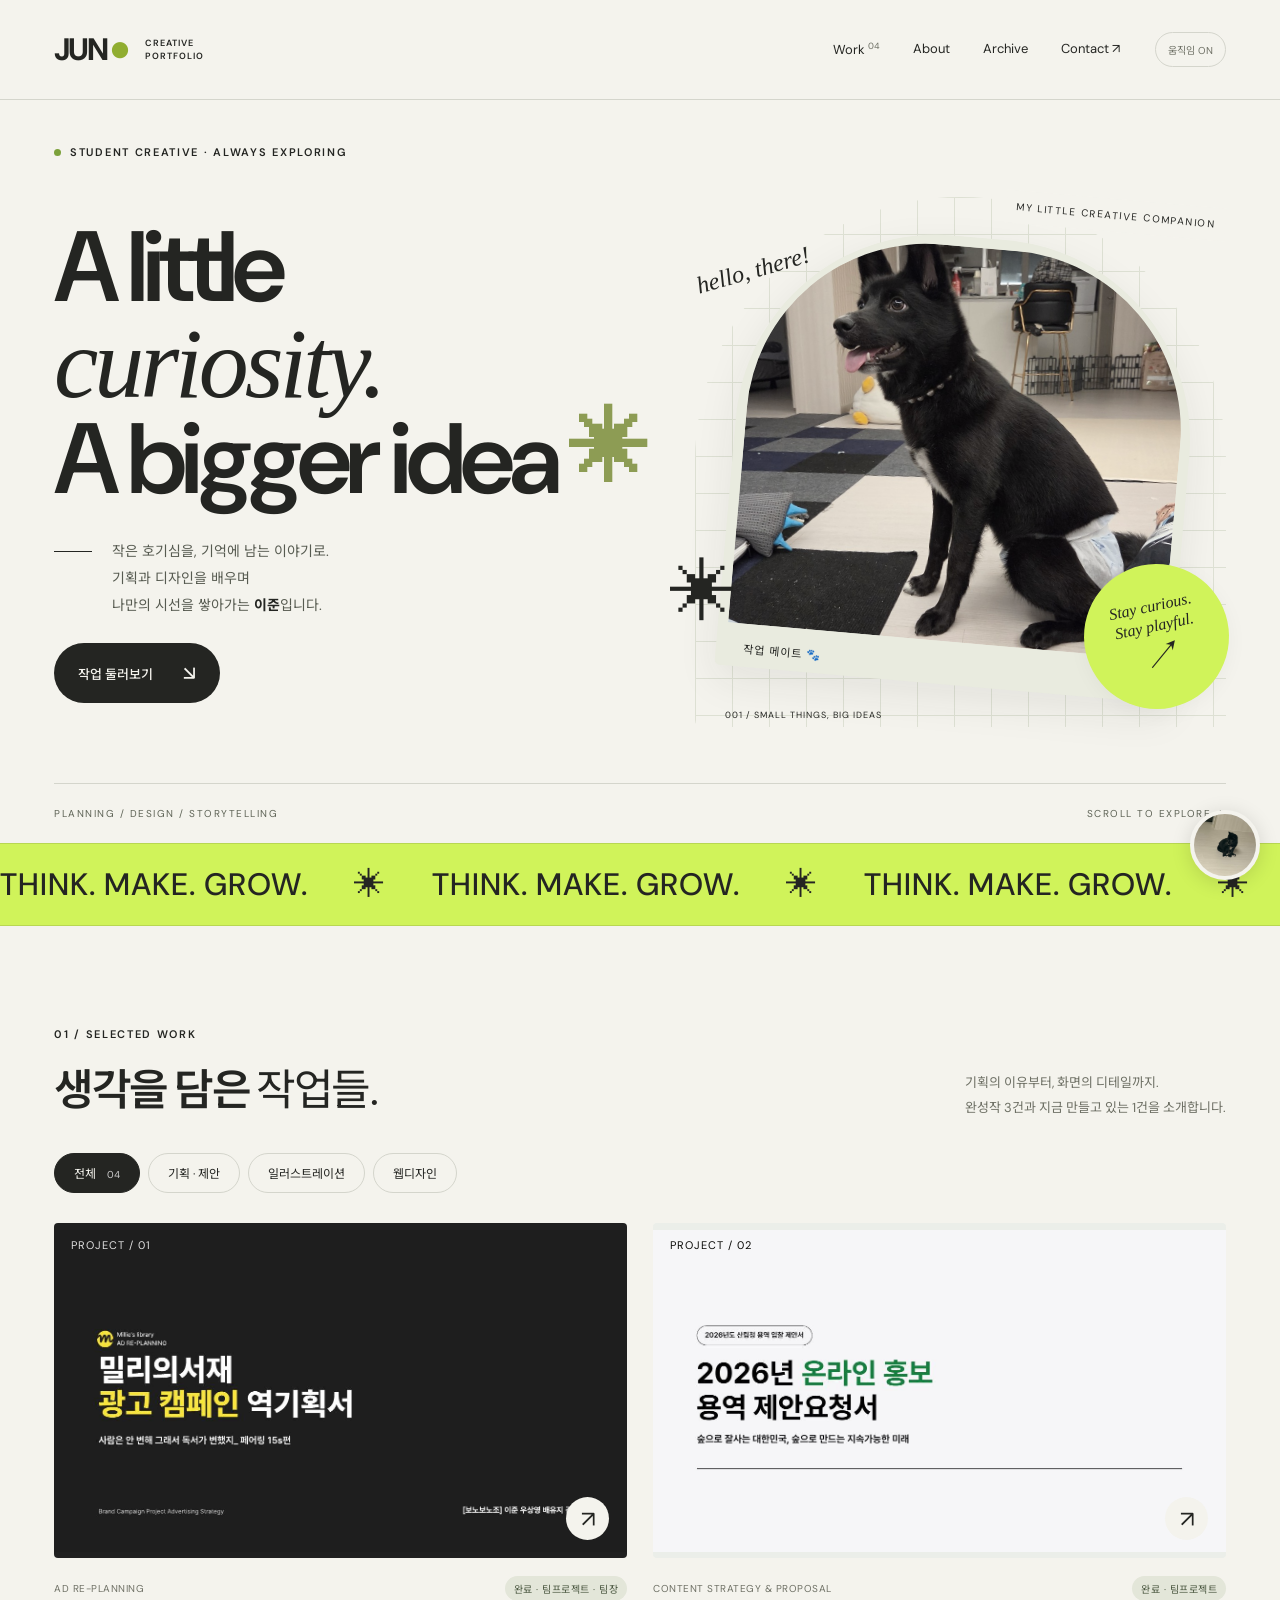
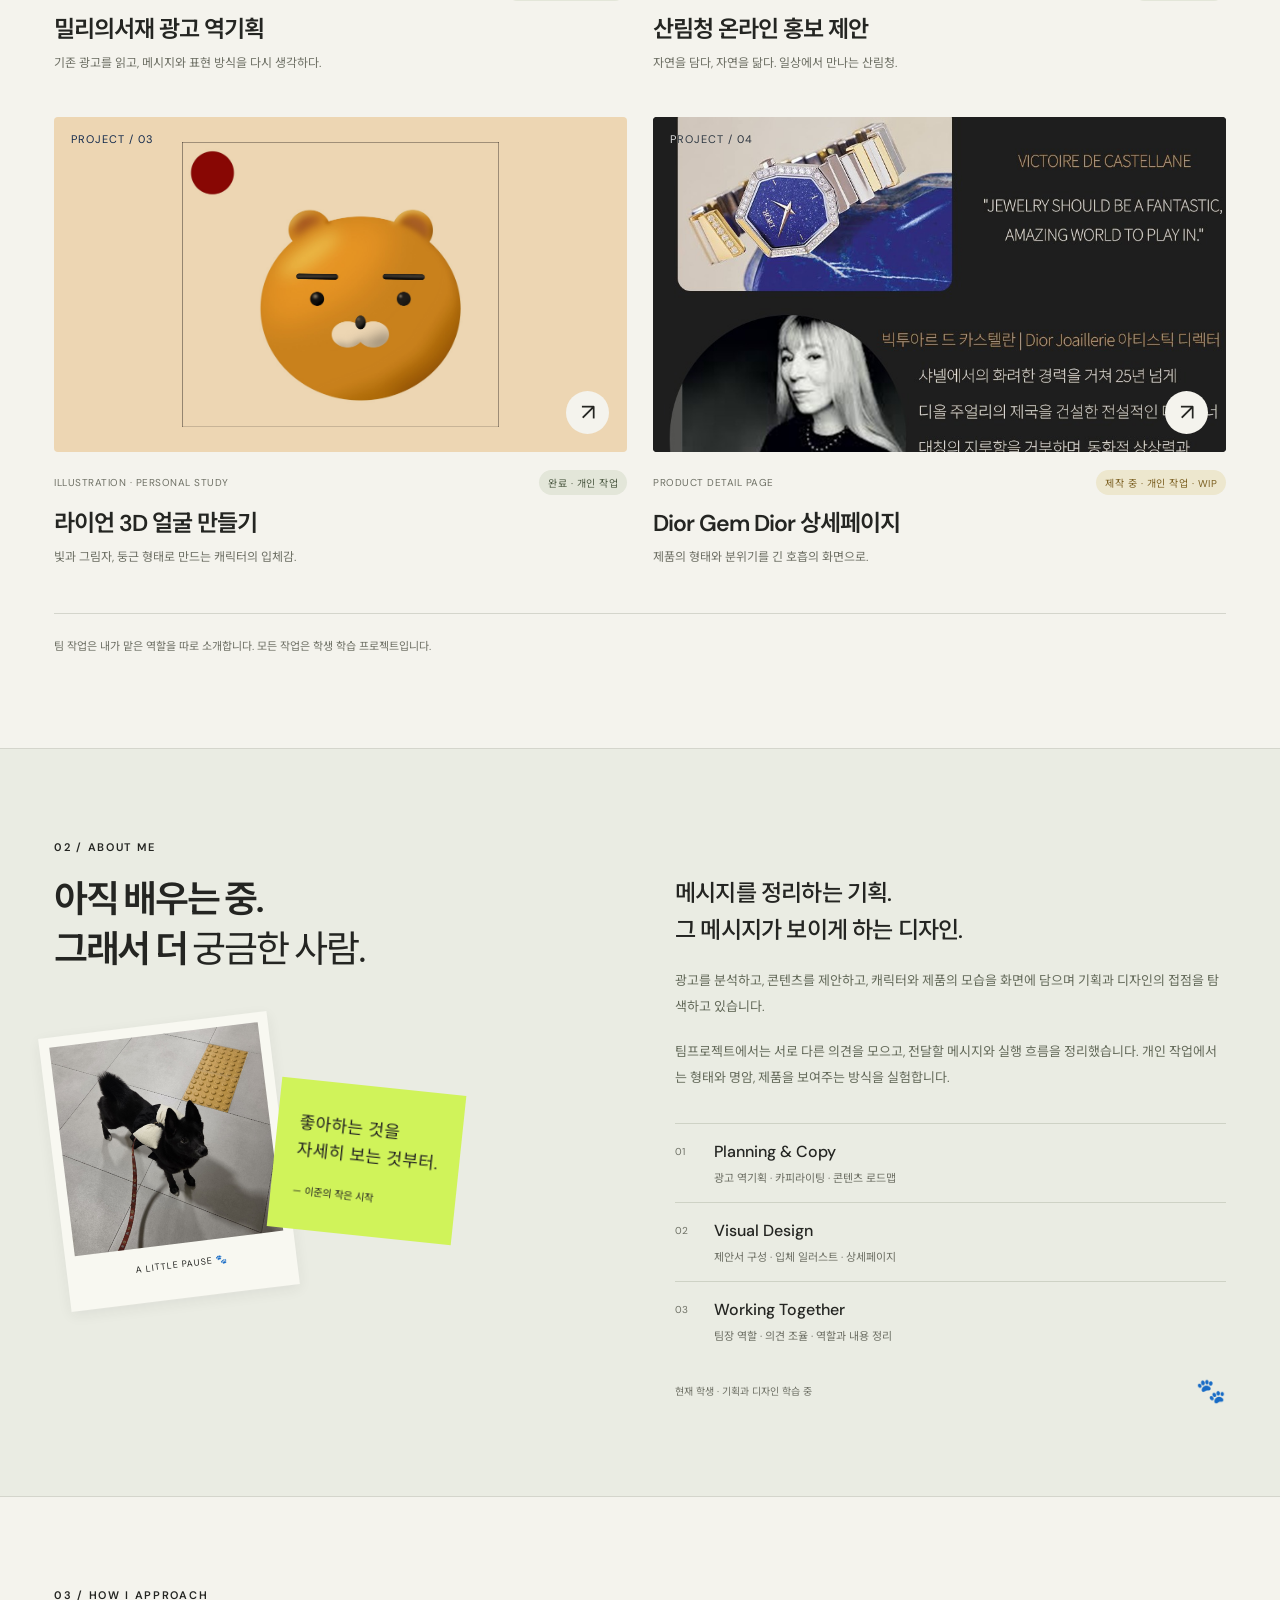
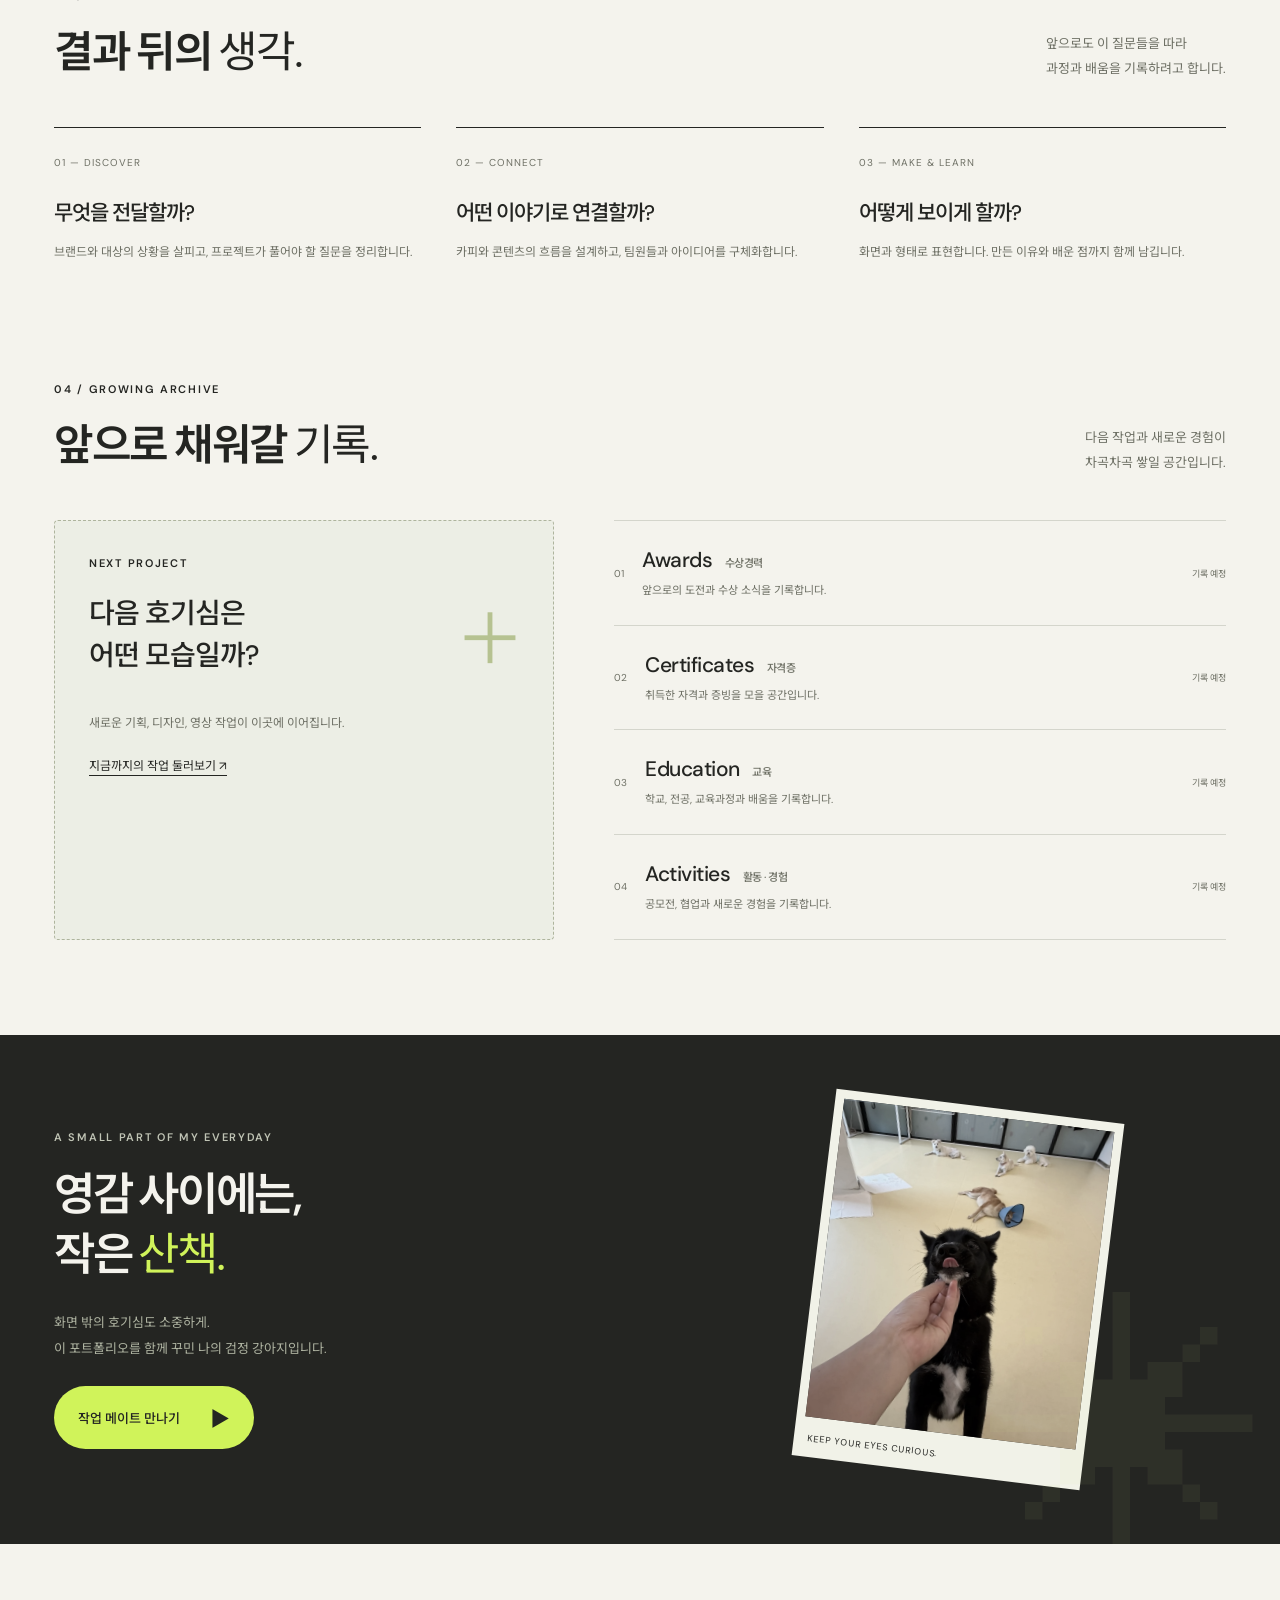
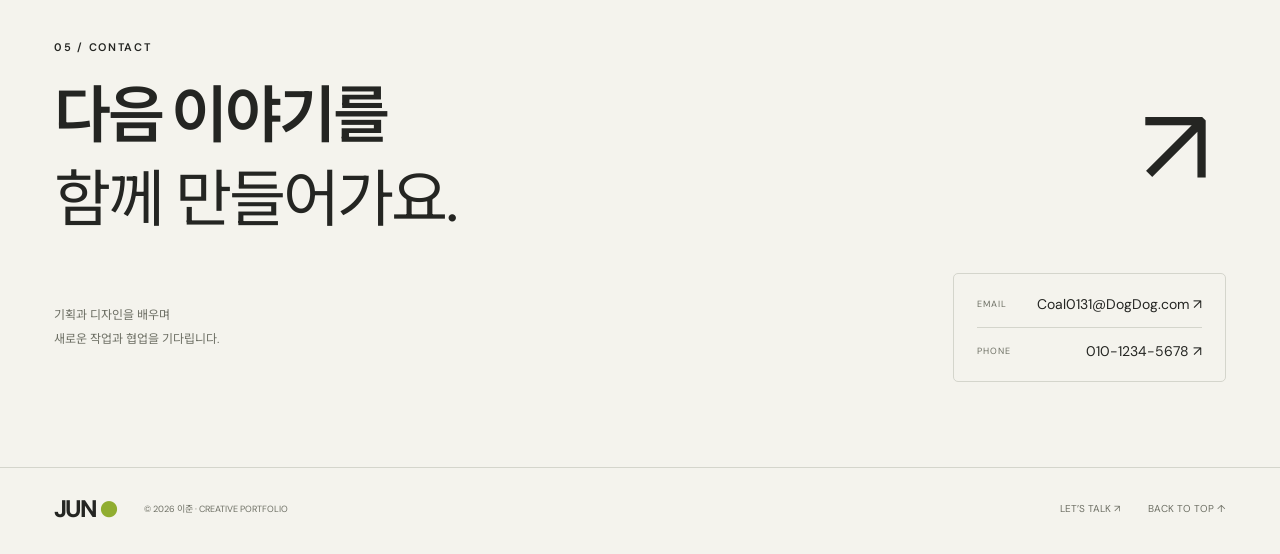
<file: index.html>
<!doctype html>
<html lang="ko">
  <head>
    <meta charset="utf-8" />
    <meta name="viewport" content="width=device-width, initial-scale=1" />
    <meta name="theme-color" content="#f4f3ed" />
    <meta
      name="description"
      content="작은 호기심을 기억에 남는 이야기로. 학생 이준의 광고 역기획, 콘텐츠 제안, 일러스트레이션과 웹디자인 포트폴리오."
    />
    <title>이준 | Creative Portfolio</title>
    <link rel="icon" href="assets/dog-small.jpg" />
    <link rel="stylesheet" href="css/style.css" />

    <script defer src="js/app.js"></script>
  </head>
  <body>
    <a class="skip" href="#work">작업물로 건너뛰기</a>
    <header class="header">
      <a class="logo" href="#home" aria-label="이준 포트폴리오 홈"
        >JUN<span class="logo-dot">●</span><small>CREATIVE PORTFOLIO</small></a
      >
      <nav aria-label="주요 메뉴">
        <a href="#work">Work <sup>04</sup></a
        ><a href="#about">About</a><a href="#archive">Archive</a
        ><a href="#contact">Contact ↗</a>
      </nav>
      <button
        class="motion"
        id="motion"
        aria-pressed="false"
        aria-label="배경 움직임 끄기"
      >
        움직임 ON
      </button>
    </header>
    <main>
      <section id="home" class="hero wrap">
        <div class="eyebrow">
          <span class="status-dot"></span> STUDENT CREATIVE · ALWAYS EXPLORING
        </div>
        <div class="hero-main">
          <div class="hero-copy">
            <h1>
              A little<br /><em>curiosity.</em><br />A bigger
              <span class="idea">idea<span class="star">✳</span></span>
            </h1>
            <div class="intro">
              <span class="intro-line"></span>
              <p>
                작은 호기심을, 기억에 남는 이야기로.<br />기획과 디자인을
                배우며<br />나만의 시선을 쌓아가는 <b>이준</b>입니다.
              </p>
            </div>
            <a class="pill dark" href="#work">작업 둘러보기 <span>↘</span></a>
          </div>
          <div class="hero-art">
            <div class="orbit-word">MY LITTLE CREATIVE COMPANION</div>
            <div class="photo-frame">
              <img
                src="assets/dog-hero.jpg"
                alt="뾰족한 귀와 하얀 가슴 무늬를 가진 이준의 검정 강아지"
                fetchpriority="high"
              /><span class="photo-label">작업 메이트 🐾</span>
            </div>
            <div class="sticker">
              <span>Stay curious.<br />Stay playful.</span><b>↗</b>
            </div>
            <span class="scribble">hello, there!</span>
            <div class="art-number">001 / SMALL THINGS, BIG IDEAS</div>
            <span class="hero-spark" aria-hidden="true">✳</span>
          </div>
        </div>
        <div class="hero-bottom">
          <span>PLANNING / DESIGN / STORYTELLING</span
          ><span>SCROLL TO EXPLORE ↓</span>
        </div>
      </section>
      <div class="ticker" aria-hidden="true">
        <div>
          THINK. MAKE. GROW. <span>✳</span> THINK. MAKE. GROW.
          <span>✳</span> THINK. MAKE. GROW. <span>✳</span> THINK. MAKE. GROW.
          <span>✳</span>
        </div>
      </div>
      <section class="work-section wrap" id="work">
        <div class="section-top">
          <div>
            <div class="eyebrow">01 / SELECTED WORK</div>
            <h2>생각을 담은 <em>작업들.</em></h2>
          </div>
          <p>
            기획의 이유부터, 화면의 디테일까지.<br />완성작 3건과 지금 만들고
            있는 1건을 소개합니다.
          </p>
        </div>
        <div class="filters" role="group" aria-label="작업 분야 필터">
          <button data-filter="all" class="active" aria-pressed="true">
            전체 <span>04</span></button
          ><button data-filter="planning" aria-pressed="false">
            기획 · 제안</button
          ><button data-filter="illustration" aria-pressed="false">
            일러스트레이션</button
          ><button data-filter="web" aria-pressed="false">웹디자인</button>
        </div>
        <div class="projects" id="projects"></div>
        <p class="work-note">
          팀 작업은 내가 맡은 역할을 따로 소개합니다. 모든 작업은 학생 학습
          프로젝트입니다.
        </p>
      </section>
      <section class="about-section" id="about">
        <div class="wrap about-grid">
          <div class="about-visual">
            <div class="eyebrow">02 / ABOUT ME</div>
            <h2>아직 배우는 중.<br />그래서 더 <em>궁금한 사람.</em></h2>
            <div class="little-photos">
              <figure class="ribbon-photo">
                <img
                  src="assets/dog-ribbon.jpg"
                  loading="lazy"
                  alt="큰 흰 리본을 단 검정 강아지"
                />
                <figcaption>A LITTLE PAUSE 🐾</figcaption>
              </figure>
              <div class="note-paper">
                좋아하는 것을<br />자세히 보는 것부터.<br /><span
                  >— 이준의 작은 시작</span
                >
              </div>
            </div>
          </div>
          <div class="about-copy">
            <p class="about-lead">
              메시지를 정리하는 기획.<br />그 메시지가 보이게 하는 디자인.
            </p>
            <p>
              광고를 분석하고, 콘텐츠를 제안하고, 캐릭터와 제품의 모습을 화면에
              담으며 기획과 디자인의 접점을 탐색하고 있습니다.
            </p>
            <p>
              팀프로젝트에서는 서로 다른 의견을 모으고, 전달할 메시지와 실행
              흐름을 정리했습니다. 개인 작업에서는 형태와 명암, 제품을 보여주는
              방식을 실험합니다.
            </p>
            <div class="abilities">
              <div>
                <span>01</span><strong>Planning & Copy</strong
                ><small>광고 역기획 · 카피라이팅 · 콘텐츠 로드맵</small>
              </div>
              <div>
                <span>02</span><strong>Visual Design</strong
                ><small>제안서 구성 · 입체 일러스트 · 상세페이지</small>
              </div>
              <div>
                <span>03</span><strong>Working Together</strong
                ><small>팀장 역할 · 의견 조율 · 역할과 내용 정리</small>
              </div>
            </div>
            <div class="about-footer">
              <span>현재 학생 · 기획과 디자인 학습 중</span
              ><span class="tiny-dog">🐾</span>
            </div>
          </div>
        </div>
      </section>
      <section class="process-section wrap">
        <div class="section-top">
          <div>
            <div class="eyebrow">03 / HOW I APPROACH</div>
            <h2>결과 뒤의 <em>생각.</em></h2>
          </div>
          <p>앞으로도 이 질문들을 따라<br />과정과 배움을 기록하려고 합니다.</p>
        </div>
        <div class="process-grid">
          <article>
            <span>01 — DISCOVER</span>
            <h3>무엇을 전달할까?</h3>
            <p>
              브랜드와 대상의 상황을 살피고, 프로젝트가 풀어야 할 질문을
              정리합니다.
            </p>
          </article>
          <article>
            <span>02 — CONNECT</span>
            <h3>어떤 이야기로 연결할까?</h3>
            <p>
              카피와 콘텐츠의 흐름을 설계하고, 팀원들과 아이디어를 구체화합니다.
            </p>
          </article>
          <article>
            <span>03 — MAKE & LEARN</span>
            <h3>어떻게 보이게 할까?</h3>
            <p>
              화면과 형태로 표현합니다. 만든 이유와 배운 점까지 함께 남깁니다.
            </p>
          </article>
        </div>
      </section>
      <section id="archive" class="archive-section wrap">
        <div class="section-top">
          <div>
            <div class="eyebrow">04 / GROWING ARCHIVE</div>
            <h2>앞으로 채워갈 <em>기록.</em></h2>
          </div>
          <p>다음 작업과 새로운 경험이<br />차곡차곡 쌓일 공간입니다.</p>
        </div>
        <div class="archive-grid">
          <article class="next-work">
            <span class="eyebrow">NEXT PROJECT</span>
            <h3>다음 호기심은<br />어떤 모습일까?</h3>
            <div class="dashed-art" aria-hidden="true">＋</div>
            <p>새로운 기획, 디자인, 영상 작업이 이곳에 이어집니다.</p>
            <a class="text-link" href="#work">지금까지의 작업 둘러보기 ↗</a>
          </article>
          <div class="record-list">
            <article>
              <span>01</span>
              <div>
                <h3>Awards <small>수상경력</small></h3>
                <p>앞으로의 도전과 수상 소식을 기록합니다.</p>
              </div>
              <span class="record-state">기록 예정</span>
            </article>
            <article>
              <span>02</span>
              <div>
                <h3>Certificates <small>자격증</small></h3>
                <p>취득한 자격과 증빙을 모을 공간입니다.</p>
              </div>
              <span class="record-state">기록 예정</span>
            </article>
            <article>
              <span>03</span>
              <div>
                <h3>Education <small>교육</small></h3>
                <p>학교, 전공, 교육과정과 배움을 기록합니다.</p>
              </div>
              <span class="record-state">기록 예정</span>
            </article>
            <article>
              <span>04</span>
              <div>
                <h3>Activities <small>활동 · 경험</small></h3>
                <p>공모전, 협업과 새로운 경험을 기록합니다.</p>
              </div>
              <span class="record-state">기록 예정</span>
            </article>
          </div>
        </div>
      </section>
      <section class="mate-section">
        <div class="wrap mate-grid">
          <div>
            <div class="eyebrow">A SMALL PART OF MY EVERYDAY</div>
            <h2>영감 사이에는,<br />작은 <em>산책.</em></h2>
            <p>
              화면 밖의 호기심도 소중하게.<br />이 포트폴리오를 함께 꾸민 나의
              검정 강아지입니다.
            </p>
            <button class="pill light" id="dog-gallery">
              작업 메이트 만나기 <span>▶</span>
            </button>
          </div>
          <div class="mate-photo">
            <img
              src="assets/dog-fun.jpg"
              alt="앞발을 들고 간식을 먹는 검정 강아지"
              loading="lazy"
            /><span>KEEP YOUR EYES CURIOUS.</span>
          </div>
        </div>
        <span class="mate-paw" aria-hidden="true">✳</span>
      </section>
      <section id="contact" class="contact-section wrap">
        <div class="eyebrow">05 / CONTACT</div>
        <h2>다음 이야기를<br /><em>함께 만들어가요.</em><span>↗</span></h2>
        <div class="contact-row">
          <p>기획과 디자인을 배우며<br />새로운 작업과 협업을 기다립니다.</p>
          <div class="contact-card">
            <a class="contact-item" href="mailto:Coal0131@DogDog.com"
              ><small>EMAIL</small><span>Coal0131@DogDog.com ↗</span></a
            ><a class="contact-item" href="tel:01012345678"
              ><small>PHONE</small><span>010-1234-5678 ↗</span></a
            >
          </div>
        </div>
      </section>
    </main>
    <footer class="wrap">
      <a class="logo" href="#home">JUN<span class="logo-dot">●</span></a>
      <p>© 2026 이준 · CREATIVE PORTFOLIO</p>
      <a href="mailto:Coal0131@DogDog.com">LET’S TALK ↗</a
      ><a href="#home">BACK TO TOP ↑</a>
    </footer>
    <button class="dog-widget" id="dog-widget" aria-label="강아지 영상 보기">
      <img src="assets/dog-small.jpg" alt="" /><span>잠깐 쉬어갈래요?</span>
    </button>
    <dialog id="detail" aria-labelledby="detail-title">
      <button class="close-dialog" aria-label="상세 화면 닫기">닫기 ×</button>
      <div id="detail-content"></div>
    </dialog>
  </body>
</html>
</file>
<file: css/style.css>
/* Layout, colors, responsive styles and motion */
@import url("https://fonts.googleapis.com/css2?family=DM+Sans:wght@400;500;600;700&family=Noto+Sans+KR:wght@400;500;600;700;800;900&display=swap");

:root {
  --paper: #f4f3ed;
  --ink: #242522;
  --lime: #d0f35a;
  --line: #d4d5cc;
  --muted: #6e7065;
  --serif: Georgia, serif;
}
* {
  box-sizing: border-box;
}
html {
  scroll-behavior: smooth;
  scroll-padding-top: 100px;
}
body {
  margin: 0;
  background: var(--paper);
  color: var(--ink);
  font-family: "DM Sans", "Noto Sans KR", sans-serif;
  -webkit-font-smoothing: antialiased;
}
a {
  color: inherit;
  text-decoration: none;
}
button {
  font: inherit;
  color: inherit;
  cursor: pointer;
}
img {
  display: block;
  max-width: 100%;
}
button,
a {
  touch-action: manipulation;
}
button:focus-visible,
a:focus-visible {
  outline: 3px solid #659e00;
  outline-offset: 5px;
}
::selection {
  background: var(--lime);
  color: var(--ink);
}
.wrap {
  max-width: 1336px;
  margin: auto;
  padding-left: 54px;
  padding-right: 54px;
}
.skip {
  position: fixed;
  top: -100px;
  left: 20px;
  z-index: 20;
  background: var(--ink);
  color: white;
  padding: 16px;
}
.skip:focus {
  top: 10px;
}
.header {
  height: 100px;
  display: flex;
  align-items: center;
  gap: 35px;
  padding: 0 54px;
  max-width: 1450px;
  margin: auto;
  border-bottom: 1px solid var(--line);
}
.logo {
  font-size: 31px;
  font-weight: 800;
  letter-spacing: -2px;
  display: flex;
  align-items: center;
  gap: 4px;
}
.logo-dot {
  font-size: 18px;
  color: #90ad30;
}
.logo small {
  font-size: 9px;
  line-height: 1.4;
  letter-spacing: 1px;
  width: 100px;
  font-weight: 600;
  margin-left: 14px;
}
.header nav {
  display: flex;
  gap: 33px;
  margin-left: auto;
  font-size: 13px;
}
.header nav a {
  padding: 12px 0;
}
.header nav a:hover {
  box-shadow: 0 2px var(--ink);
}
sup {
  font-size: 9px;
  color: var(--muted);
}
.motion {
  font-size: 10px;
  border: 1px solid var(--line);
  background: transparent;
  border-radius: 20px;
  padding: 9px 12px;
  color: var(--muted);
}
.hero {
  padding-top: 44px;
}
.eyebrow {
  font-size: 11px;
  letter-spacing: 1.7px;
  line-height: 1.6;
  font-weight: 600;
  display: flex;
  align-items: center;
  gap: 9px;
}
.status-dot {
  display: inline-block;
  width: 7px;
  height: 7px;
  border-radius: 50%;
  background: #7ca13b;
}
.hero-main {
  display: grid;
  grid-template-columns: 1.15fr 1fr;
  gap: 30px;
  padding-top: 35px;
  align-items: center;
}
.hero h1 {
  font-size: clamp(70px, 7.8vw, 110px);
  line-height: 0.96;
  font-weight: 600;
  letter-spacing: -6px;
  margin: 0;
}
.hero h1 em {
  font-family: var(--serif);
  font-weight: 400;
  letter-spacing: -4px;
}
.idea {
  position: relative;
}
.star {
  font-size: 80px;
  display: inline-block;
  color: #8d9c54;
  margin-left: 13px;
  vertical-align: top;
}
.intro {
  display: flex;
  gap: 20px;
  margin: 31px 0 25px;
}
.intro-line {
  height: 1px;
  width: 38px;
  background: var(--ink);
  margin-top: 13px;
  flex-shrink: 0;
}
.intro p {
  margin: 0;
  font-size: 14px;
  line-height: 1.9;
  color: #575b51;
}
.intro b {
  color: var(--ink);
}
.pill {
  border: 1px solid transparent;
  display: inline-flex;
  align-items: center;
  gap: 30px;
  padding: 16px 23px;
  border-radius: 35px;
  font-size: 13px;
  font-weight: 500;
  transition: transform 0.2s;
}
.pill:hover {
  transform: translateY(-3px);
}
.pill span {
  font-size: 20px;
}
.dark {
  background: var(--ink);
  color: var(--paper);
}
.light {
  background: var(--lime);
  color: var(--ink);
}
.hero-art {
  position: relative;
  min-height: 530px;
  background-image:
    linear-gradient(#dde0d3 1px, transparent 1px),
    linear-gradient(90deg, #dde0d3 1px, transparent 1px);
  background-size: 37px 37px;
  border-radius: 50% 50% 7px 7px;
}
.photo-frame {
  position: absolute;
  inset: 40px 38px 42px;
  background: #e9ebdf;
  border: 10px solid #e9ebdf;
  border-bottom-width: 43px;
  border-radius: 200px 200px 5px 5px;
  overflow: hidden;
  transform: rotate(5deg);
  box-shadow: 0 14px 40px #22222214;
  animation: bob 7s ease-in-out infinite;
}
.photo-frame img {
  width: 100%;
  height: 100%;
  object-fit: cover;
  object-position: 45% 48%;
  filter: saturate(0.65);
}
.photo-label {
  position: absolute;
  bottom: -32px;
  left: 18px;
  font-size: 11px;
  letter-spacing: 1px;
}
.photo-frame {
  overflow: visible;
}
.photo-frame img {
  border-radius: 180px 180px 0 0;
}
.sticker {
  position: absolute;
  bottom: 18px;
  right: -3px;
  padding: 24px;
  background: var(--lime);
  border-radius: 50%;
  width: 145px;
  height: 145px;
  transform: rotate(-12deg);
  display: flex;
  flex-direction: column;
  justify-content: center;
  align-items: center;
  font-size: 16px;
  line-height: 1.2;
  font-family: var(--serif);
  font-style: italic;
  text-align: center;
  box-shadow: 0 5px 20px #2222220a;
}
.sticker b {
  font-family: sans-serif;
  font-size: 35px;
  font-weight: 400;
}
.orbit-word {
  position: absolute;
  right: 0;
  top: 2px;
  font-size: 10px;
  letter-spacing: 1.5px;
  transform: rotate(5deg);
  background: var(--paper);
  padding: 10px;
}
.scribble {
  position: absolute;
  left: 0;
  top: 60px;
  font-family: var(--serif);
  font-style: italic;
  transform: rotate(-16deg);
  font-size: 24px;
}
.art-number {
  position: absolute;
  bottom: 6px;
  left: 30px;
  font-size: 9px;
  letter-spacing: 1px;
}
.hero-spark {
  position: absolute;
  left: -25px;
  bottom: 90px;
  font-size: 67px;
}
.hero-bottom {
  border-top: 1px solid var(--line);
  display: flex;
  justify-content: space-between;
  margin-top: 56px;
  padding: 23px 0;
  font-size: 10px;
  letter-spacing: 1.5px;
  color: #5e6356;
}
.ticker {
  background: var(--lime);
  overflow: hidden;
  padding: 20px 0;
  border-top: 1px solid #2222;
  border-bottom: 1px solid #2222;
}
.ticker div {
  font-size: 31px;
  letter-spacing: 1px;
  font-weight: 500;
  white-space: nowrap;
  animation: marquee 30s linear infinite;
  width: max-content;
}
.ticker span {
  margin: 0 38px;
}
.section-top {
  display: flex;
  justify-content: space-between;
  align-items: flex-end;
  gap: 32px;
  margin-bottom: 33px;
}
h2 {
  font-size: 43px;
  letter-spacing: -2.3px;
  line-height: 1.35;
  margin: 18px 0 0;
  font-weight: 600;
}
h2 em {
  font-family: var(--serif), "Noto Sans KR", sans-serif;
  font-style: normal;
  font-weight: 400;
}
.section-top > p {
  font-size: 13px;
  line-height: 1.9;
  color: var(--muted);
  margin: 0;
}
.work-section {
  padding-top: 100px;
  padding-bottom: 95px;
}
.filters {
  display: flex;
  gap: 8px;
  flex-wrap: wrap;
  margin: 30px 0;
}
.filters button {
  border: 1px solid var(--line);
  border-radius: 24px;
  padding: 10px 19px;
  background: transparent;
  font-size: 12px;
}
.filters button.active {
  background: var(--ink);
  border-color: var(--ink);
  color: var(--paper);
}
.filters span {
  margin-left: 8px;
  font-size: 10px;
  color: #ccc;
}
.projects {
  display: grid;
  grid-template-columns: repeat(2, 1fr);
  gap: 42px 26px;
}
.project {
  border: 0;
  background: none;
  padding: 0;
  text-align: left;
  min-width: 0;
}
.project-art {
  height: 335px;
  position: relative;
  overflow: hidden;
  border-radius: 4px;
  background: #e8e8e2;
}
.project-art img {
  width: 100%;
  height: 100%;
  object-fit: contain;
  transition: transform 0.65s;
}
.project:hover .project-art img {
  transform: scale(1.045);
}
.project .millie {
  background: #202020;
}
.project .forest {
  background: #ebeee9;
}
.project .ryan {
  background: #edd6b3;
  padding: 25px 0;
}
.project .ryan img {
  mix-blend-mode: multiply;
  object-fit: contain;
}
.project .dior {
  background: #222;
}
.project .dior img {
  object-fit: cover;
  object-position: 50% 52%;
}
.project-num {
  position: absolute;
  left: 17px;
  top: 15px;
  color: white;
  mix-blend-mode: difference;
  font-size: 11px;
  letter-spacing: 1px;
}
.project-open {
  position: absolute;
  right: 18px;
  bottom: 18px;
  width: 43px;
  height: 43px;
  border-radius: 50%;
  background: var(--paper);
  display: grid;
  place-items: center;
  font-size: 23px;
  transition: background 0.2s;
}
.project:hover .project-open {
  background: var(--lime);
}
.project-meta {
  display: flex;
  justify-content: space-between;
  align-items: center;
  padding-top: 18px;
  gap: 10px;
}
.project-meta span {
  font-size: 10px;
  color: var(--muted);
  letter-spacing: 0.5px;
}
.project-meta .badge {
  background: #e3e6d9;
  color: #4b5841;
  border-radius: 18px;
  padding: 5px 9px;
  white-space: nowrap;
}
.project-meta .badge.wip {
  background: #ede7ce;
  color: #7c6021;
}
.project h3 {
  font-size: 23px;
  font-weight: 600;
  letter-spacing: -1px;
  margin: 9px 0;
}
.project p {
  font-size: 12px;
  color: var(--muted);
  margin: 0;
  line-height: 1.8;
}
.work-note {
  font-size: 11px;
  color: var(--muted);
  border-top: 1px solid var(--line);
  padding-top: 23px;
  margin: 45px 0 0;
}
.about-section {
  background: #eaece3;
  border-top: 1px solid var(--line);
  border-bottom: 1px solid var(--line);
  padding: 90px 0;
}
.about-grid {
  display: grid;
  grid-template-columns: 1fr 1fr;
  gap: 70px;
}
.about-visual h2 {
  font-size: 37px;
}
.little-photos {
  display: flex;
  align-items: center;
  margin-top: 49px;
}
.ribbon-photo {
  width: 230px;
  max-width: 65%;
  margin: 0;
  background: #f8f8f1;
  padding: 10px 10px 28px;
  transform: rotate(-7deg);
  box-shadow: 0 4px 14px #3331;
}
.ribbon-photo img {
  aspect-ratio: 1;
  object-fit: cover;
}
.ribbon-photo figcaption {
  font-size: 9px;
  text-align: center;
  letter-spacing: 1px;
  padding-top: 15px;
}
.note-paper {
  background: var(--lime);
  transform: rotate(6deg);
  padding: 30px 22px;
  margin-left: -10px;
  font-size: 17px;
  line-height: 1.6;
  z-index: 1;
}
.note-paper span {
  font-size: 10px;
  display: block;
  margin-top: 20px;
}
.about-copy {
  padding-top: 36px;
}
.about-lead {
  font-size: 23px !important;
  color: var(--ink) !important;
  line-height: 1.6 !important;
  font-weight: 500;
  letter-spacing: -0.8px;
}
.about-copy > p {
  font-size: 13px;
  line-height: 2;
  color: #656b5b;
  margin: 0 0 19px;
}
.abilities {
  margin-top: 32px;
}
.abilities > div {
  display: grid;
  grid-template-columns: 32px 1fr;
  gap: 7px;
  border-top: 1px solid #ced2c5;
  padding: 17px 0;
}
.abilities span {
  font-size: 10px;
  grid-row: span 2;
  padding-top: 4px;
  color: var(--muted);
}
.abilities strong {
  font-size: 16px;
  font-weight: 500;
}
.abilities small {
  font-size: 11px;
  color: var(--muted);
}
.about-footer {
  display: flex;
  align-items: center;
  justify-content: space-between;
  font-size: 10px;
  color: var(--muted);
  margin-top: 15px;
}
.tiny-dog {
  font-size: 24px;
}
.process-section {
  padding-top: 90px;
  padding-bottom: 90px;
}
.process-grid {
  display: grid;
  grid-template-columns: repeat(3, 1fr);
  gap: 35px;
  margin-top: 45px;
}
.process-grid article {
  border-top: 1px solid var(--ink);
  padding-top: 22px;
}
.process-grid span {
  font-size: 10px;
  letter-spacing: 1px;
  color: var(--muted);
}
.process-grid h3 {
  font-size: 21px;
  font-weight: 500;
  letter-spacing: -1px;
  margin: 25px 0 13px;
}
.process-grid p {
  font-size: 12px;
  line-height: 2;
  color: var(--muted);
}
.archive-section {
  padding-top: 15px;
  padding-bottom: 95px;
}
.archive-grid {
  display: grid;
  grid-template-columns: 0.9fr 1.1fr;
  gap: 60px;
  margin-top: 45px;
}
.next-work {
  padding: 34px;
  border: 1px dashed #aeb49d;
  border-radius: 4px;
  background: #eceee5;
  position: relative;
}
.next-work h3 {
  font-size: 28px;
  line-height: 1.5;
  font-weight: 500;
  letter-spacing: -1px;
  margin: 20px 0;
}
.next-work p {
  font-size: 12px;
  color: var(--muted);
  line-height: 1.9;
  max-width: 270px;
  margin: 35px 0 19px;
}
.text-link {
  font-size: 12px;
  text-decoration: underline;
  text-underline-offset: 5px;
}
.dashed-art {
  position: absolute;
  right: 28px;
  top: 62px;
  font-size: 70px;
  font-weight: 400;
  color: #b6c291;
}
.record-list article {
  display: flex;
  align-items: center;
  gap: 18px;
  border-top: 1px solid var(--line);
  padding: 25px 0;
}
.record-list article:last-child {
  border-bottom: 1px solid var(--line);
}
.record-list article > span:first-child {
  font-size: 10px;
  color: var(--muted);
}
.record-list h3 {
  font-size: 21px;
  font-weight: 500;
  margin: 0 0 8px;
  letter-spacing: -0.5px;
}
.record-list small {
  font-size: 11px;
  color: var(--muted);
  margin-left: 8px;
}
.record-list p {
  font-size: 11px;
  color: var(--muted);
  margin: 0;
  line-height: 1.6;
}
.record-state {
  font-size: 9px;
  color: var(--muted);
  margin-left: auto;
  white-space: nowrap;
}
.mate-section {
  background: var(--ink);
  color: var(--paper);
  padding: 70px 0;
  position: relative;
  overflow: hidden;
}
.mate-grid {
  display: grid;
  grid-template-columns: 1fr 1fr;
  align-items: center;
  gap: 100px;
}
.mate-section .eyebrow {
  color: #c0c4b5;
}
.mate-section h2 {
  font-size: 45px;
}
.mate-section h2 em {
  color: var(--lime);
}
.mate-section p {
  font-size: 13px;
  line-height: 2;
  color: #aeb3a1;
  margin: 24px 0;
}
.mate-photo {
  width: 290px;
  max-width: 100%;
  margin: 0 auto;
  transform: rotate(7deg);
  border: 9px solid #f1f2e8;
  border-bottom: 40px solid #f1f2e8;
  position: relative;
}
.mate-photo img {
  aspect-ratio: 0.85;
  object-fit: cover;
  filter: saturate(0.5);
}
.mate-photo span {
  position: absolute;
  bottom: -27px;
  left: 5px;
  font-size: 9px;
  letter-spacing: 1px;
  color: var(--ink);
}
.mate-paw {
  position: absolute;
  bottom: -80px;
  right: 10px;
  font-size: 280px;
  color: #c4d58b0f;
  pointer-events: none;
}
.contact-section {
  padding-top: 95px;
  padding-bottom: 85px;
}
.contact-section h2 {
  font-size: 62px;
  letter-spacing: -3px;
  position: relative;
}
.contact-section h2 > span {
  position: absolute;
  right: 20px;
  top: 0;
  font-size: 110px;
  font-weight: 400;
}
.contact-row {
  display: flex;
  justify-content: space-between;
  align-items: center;
  gap: 30px;
  margin-top: 30px;
}
.contact-row > p {
  font-size: 12px;
  line-height: 2;
  color: var(--muted);
}
.contact-card {
  font-size: 13px;
  border: 1px solid var(--line);
  padding: 17px 23px;
  border-radius: 5px;
}
.contact-card .status-dot {
  background: #b5b98b;
  margin-right: 6px;
}
.contact-card small {
  display: block;
  font-size: 10px;
  color: var(--muted);
  margin-top: 8px;
}
footer {
  border-top: 1px solid var(--line);
  display: flex;
  gap: 28px;
  align-items: center;
  padding-top: 25px !important;
  padding-bottom: 30px !important;
  font-size: 10px;
  color: var(--muted);
}
footer .logo {
  font-size: 24px;
  color: var(--ink);
}
footer p {
  margin-right: auto;
  font-size: 9px;
}
.dog-widget {
  position: fixed;
  right: 20px;
  bottom: 20px;
  border: 4px solid var(--paper);
  border-radius: 50%;
  width: 70px;
  height: 70px;
  z-index: 5;
  background: var(--paper);
  box-shadow: 0 3px 20px #0002;
  padding: 0;
  animation: bob 5s infinite ease-in-out;
}
.dog-widget img {
  width: 100%;
  height: 100%;
  border-radius: 50%;
  object-fit: cover;
  object-position: 50% 45%;
}
.dog-widget span {
  position: absolute;
  right: 77px;
  bottom: 14px;
  background: var(--ink);
  color: white;
  padding: 10px 13px;
  border-radius: 18px;
  font-size: 10px;
  white-space: nowrap;
  opacity: 0;
  transition: opacity 0.2s;
}
.dog-widget:hover span,
.dog-widget:focus-visible span {
  opacity: 1;
}
dialog {
  border: 0;
  border-radius: 12px;
  max-width: 940px;
  width: calc(100% - 40px);
  max-height: 90vh;
  padding: 54px 48px 40px;
  background: var(--paper);
  color: var(--ink);
  overscroll-behavior: contain;
}
dialog::backdrop {
  background: #151712bb;
  backdrop-filter: blur(7px);
}
body.modal-open {
  overflow: hidden;
}
.close-dialog {
  position: absolute;
  right: 20px;
  top: 15px;
  border: 1px solid var(--line);
  border-radius: 20px;
  background: var(--paper);
  padding: 7px 13px;
  font-size: 12px;
}
dialog h2 {
  font-size: 37px;
  letter-spacing: -1.5px;
}
dialog .detail-deck {
  font-size: 14px;
  line-height: 1.9;
  color: var(--muted);
}
.detail-hero {
  width: 100%;
  max-height: 450px;
  object-fit: contain;
  background: #e8e8df;
  border-radius: 4px;
  margin: 25px 0;
}
.detail-meta {
  display: flex;
  gap: 10px;
  flex-wrap: wrap;
  margin: 15px 0;
}
.detail-meta span {
  border: 1px solid var(--line);
  padding: 7px 12px;
  border-radius: 20px;
  font-size: 11px;
}
.detail-section {
  border-top: 1px solid var(--line);
  padding-top: 22px;
  margin-top: 28px;
}
.detail-section h3 {
  font-size: 18px;
  margin: 0 0 13px;
}
.detail-section p,
.detail-section li {
  font-size: 13px;
  line-height: 2;
  color: #626957;
}
.detail-section ul {
  padding-left: 21px;
}
.detail-gallery {
  display: grid;
  gap: 15px;
  margin: 20px 0;
}
.detail-gallery img {
  width: 100%;
  height: auto;
  border: 1px solid var(--line);
}
.detail-links {
  display: flex;
  flex-wrap: wrap;
  gap: 10px;
  margin: 23px 0;
}
.detail-long {
  height: auto !important;
  max-height: none !important;
}
.detail-footnote {
  font-size: 11px;
  color: var(--muted);
  line-height: 1.8;
  padding-top: 16px;
}
.dog-video {
  display: block;
  width: 100%;
  max-height: 55vh;
  border-radius: 6px;
  background: #191b18;
  margin: 20px 0;
}
.dog-choices {
  display: flex;
  gap: 10px;
  flex-wrap: wrap;
}
.dog-choices button {
  padding: 10px 17px;
  border: 1px solid var(--line);
  border-radius: 20px;
  background: transparent;
  font-size: 12px;
}
.dog-choices button.active {
  background: var(--ink);
  color: var(--paper);
}
.paused *,
.paused *:before,
.paused *:after {
  animation: none !important;
  scroll-behavior: auto !important;
}
@keyframes bob {
  0%,
  100% {
    translate: 0 0;
  }
  50% {
    translate: 0 -10px;
  }
}
@keyframes marquee {
  to {
    transform: translateX(-50%);
  }
}
@media (prefers-reduced-motion: reduce) {
  * {
    animation: none !important;
    scroll-behavior: auto !important;
  }
}
@media (min-width: 1450px) {
  .header {
    padding-left: 110px;
    padding-right: 110px;
  }
}
@media (max-width: 1000px) {
  .wrap {
    padding-left: 35px;
    padding-right: 35px;
  }
  .header {
    padding: 0 35px;
    height: 85px;
  }
  .hero h1 {
    font-size: 83px;
  }
  .hero-art {
    min-height: 490px;
  }
  .hero-main {
    gap: 20px;
  }
  .photo-frame {
    inset: 50px 20px 45px;
  }
  .star {
    font-size: 60px;
    margin-left: 7px;
  }
  .about-grid {
    gap: 40px;
  }
  .project-art {
    height: 280px;
  }
  .mate-grid {
    gap: 50px;
  }
  .note-paper {
    padding: 23px 15px;
    font-size: 14px;
  }
  .ribbon-photo {
    width: 190px;
  }
  .archive-grid {
    gap: 30px;
  }
  .contact-section h2 {
    font-size: 53px;
  }
  .hero h1 {
    letter-spacing: -5px;
  }
}
@media (max-width: 760px) {
  .wrap {
    padding-left: 23px;
    padding-right: 23px;
  }
  .header {
    height: 77px;
    padding: 0 23px;
    gap: 15px;
    flex-wrap: nowrap;
  }
  .header .logo {
    font-size: 26px;
  }
  .logo small {
    display: none;
  }
  .header nav {
    gap: 15px;
    font-size: 11px;
  }
  .header nav a:last-child {
    display: none;
  }
  .motion {
    font-size: 9px;
    padding: 7px 8px;
  }
  .hero {
    padding-top: 29px;
  }
  .eyebrow {
    font-size: 9px;
    letter-spacing: 1.2px;
  }
  .hero-main {
    grid-template-columns: 1fr;
    padding-top: 28px;
    gap: 25px;
  }
  .hero h1 {
    font-size: clamp(62px, 13vw, 100px);
    letter-spacing: -3.5px;
    line-height: 0.99;
  }
  .hero h1 em {
    letter-spacing: -3px;
  }
  .intro {
    margin-top: 25px;
  }
  .intro p {
    font-size: 12px;
  }
  .hero-art {
    min-height: 420px;
    max-width: 380px;
    width: 100%;
    margin: 0 auto;
  }
  .photo-frame {
    inset: 30px 33px 40px;
  }
  .orbit-word {
    font-size: 8px;
    top: 0;
  }
  .scribble {
    top: 37px;
    left: 0;
    font-size: 20px;
  }
  .sticker {
    width: 122px;
    height: 122px;
    font-size: 14px;
    right: 0;
    bottom: 10px;
  }
  .hero-spark {
    left: 0;
    bottom: 80px;
    font-size: 50px;
  }
  .hero-bottom {
    margin-top: 35px;
    font-size: 8px;
    letter-spacing: 0.6px;
    padding: 20px 0;
  }
  .ticker {
    padding: 13px 0;
  }
  .ticker div {
    font-size: 23px;
  }
  .ticker span {
    margin: 0 20px;
  }
  .work-section {
    padding-top: 64px;
    padding-bottom: 64px;
  }
  .section-top {
    display: block;
  }
  .section-top > p {
    margin-top: 20px;
    font-size: 12px;
  }
  h2 {
    font-size: 32px;
    letter-spacing: -1.5px;
  }
  .projects {
    grid-template-columns: 1fr;
    gap: 34px;
  }
  .project-art {
    height: auto;
    aspect-ratio: 1.5;
  }
  .project h3 {
    font-size: 22px;
  }
  .project-meta {
    padding-top: 14px;
  }
  .filters {
    gap: 6px;
    margin: 25px 0;
  }
  .filters button {
    padding: 9px 12px;
    font-size: 10px;
  }
  .work-note {
    line-height: 1.9;
    margin-top: 30px;
  }
  .about-section {
    padding: 60px 0;
  }
  .about-grid {
    grid-template-columns: 1fr;
    gap: 30px;
  }
  .about-visual h2 {
    font-size: 31px;
  }
  .little-photos {
    margin-top: 30px;
    justify-content: center;
  }
  .ribbon-photo {
    width: 230px;
  }
  .note-paper {
    font-size: 16px;
    padding: 27px 20px;
  }
  .about-copy {
    padding-top: 0;
  }
  .about-lead {
    font-size: 21px !important;
  }
  .process-section {
    padding-top: 62px;
    padding-bottom: 55px;
  }
  .process-grid {
    grid-template-columns: 1fr;
    gap: 26px;
    margin-top: 32px;
  }
  .process-grid h3 {
    margin: 16px 0 10px;
  }
  .archive-section {
    padding-bottom: 60px;
  }
  .archive-grid {
    grid-template-columns: 1fr;
    gap: 30px;
    margin-top: 28px;
  }
  .next-work {
    padding: 29px;
  }
  .record-list h3 {
    font-size: 20px;
  }
  .record-list small {
    font-size: 10px;
  }
  .record-list article {
    gap: 13px;
    padding: 23px 0;
  }
  .record-list p {
    max-width: 230px;
  }
  .mate-section {
    padding: 54px 0;
  }
  .mate-grid {
    grid-template-columns: 1fr;
    gap: 40px;
  }
  .mate-section h2 {
    font-size: 35px;
  }
  .mate-photo {
    width: 250px;
  }
  .mate-paw {
    font-size: 220px;
  }
  .contact-section {
    padding-top: 62px;
    padding-bottom: 55px;
  }
  .contact-section h2 {
    font-size: 34px;
    letter-spacing: -1.5px;
  }
  .contact-section h2 > span {
    font-size: 65px;
    right: 0;
    top: -10px;
  }
  .contact-row {
    display: block;
    margin-top: 25px;
  }
  .contact-card {
    margin-top: 20px;
    width: fit-content;
    padding: 15px 18px;
  }
  footer {
    flex-wrap: wrap;
    gap: 14px;
    padding-bottom: 85px !important;
  }
  footer p {
    font-size: 8px;
  }
  footer > a:not(.logo) {
    font-size: 9px;
  }
  dialog {
    padding: 52px 23px 27px;
    width: calc(100% - 20px);
    max-height: 92vh;
  }
  dialog h2 {
    font-size: 27px;
  }
  .detail-hero {
    max-height: 350px;
  }
  .detail-links .pill {
    padding: 12px 18px;
    font-size: 11px;
    gap: 18px;
  }
  .dog-widget {
    width: 57px;
    height: 57px;
    bottom: 14px;
    right: 14px;
  }
  .dog-widget span {
    right: 62px;
  }
}

.contact-item {
  display: flex;
  align-items: center;
  justify-content: space-between;
  gap: 30px;
  padding: 4px 0;
}
.contact-item small {
  font-size: 9px;
  letter-spacing: 1px;
  margin: 0;
}
.contact-item span {
  font-size: 14px;
}
.contact-item:hover span {
  text-decoration: underline;
  text-underline-offset: 4px;
}
.contact-item + .contact-item {
  margin-top: 10px;
  padding-top: 14px;
  border-top: 1px solid var(--line);
}
@media (max-width: 760px) {
  .contact-item {
    gap: 20px;
  }
  .contact-item span {
    font-size: 13px;
  }
}
</file>
